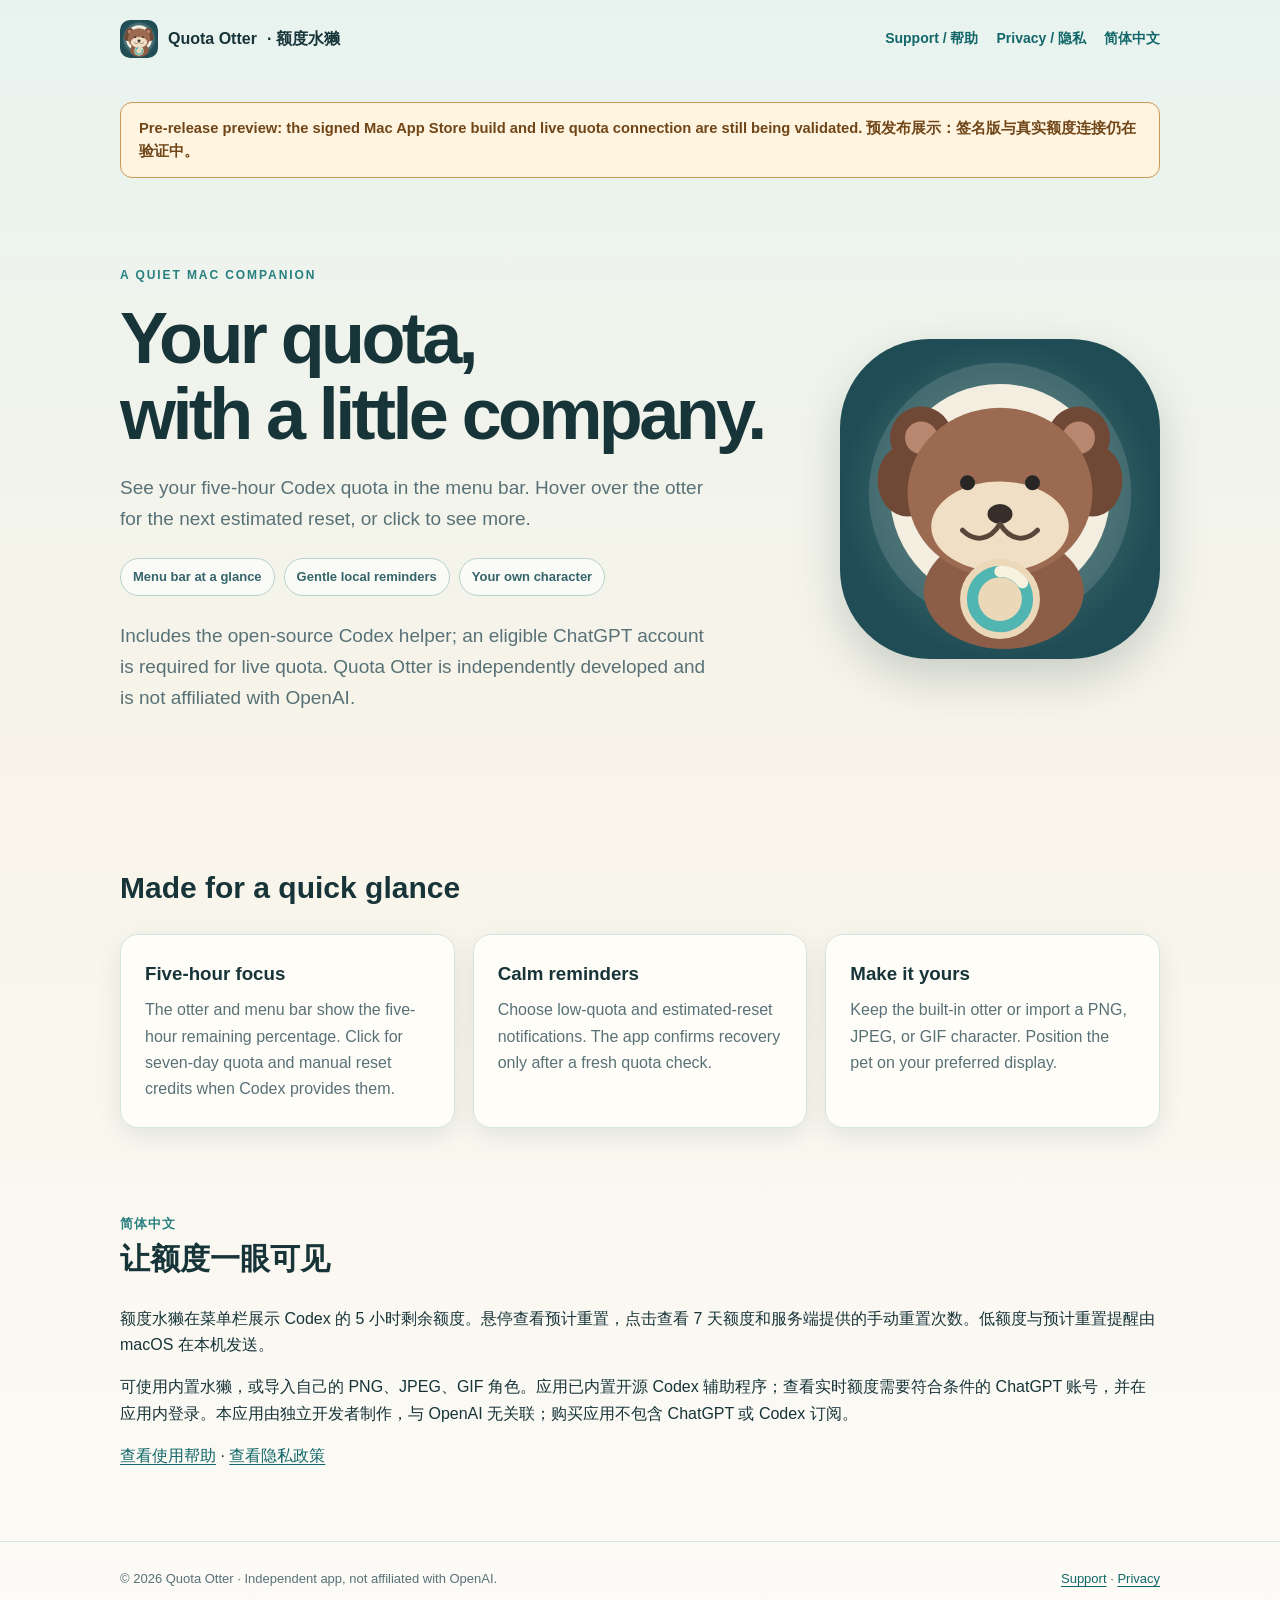
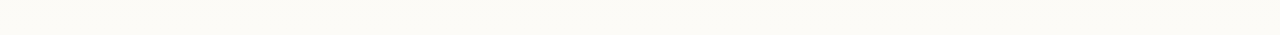
<file: index.html>
<!doctype html><html lang="en"><head><meta charset="utf-8"><meta name="viewport" content="width=device-width,initial-scale=1"><meta name="description" content="Quota Otter is an independent Mac desktop companion for Codex quota and reset estimates."><title>Quota Otter · Desktop quota companion</title><link rel="stylesheet" href="styles.css"></head><body>
<header class="site-header wrap"><a class="brand" href="index.html"><img src="assets/otter-icon.svg" alt="">Quota Otter <span lang="zh-Hans">· 额度水獭</span></a><nav><a href="support.html">Support / 帮助</a><a href="privacy.html">Privacy / 隐私</a><a href="#zh">简体中文</a></nav></header>
<div class="site-notice wrap">Pre-release preview: the signed Mac App Store build and live quota connection are still being validated. <span lang="zh-Hans">预发布展示：签名版与真实额度连接仍在验证中。</span></div>
<main><section class="hero wrap"><div><div class="eyebrow">A quiet Mac companion</div><h1>Your quota,<br>with a little company.</h1><p>See your five-hour Codex quota in the menu bar. Hover over the otter for the next estimated reset, or click to see more.</p><div class="pills"><span class="pill">Menu bar at a glance</span><span class="pill">Gentle local reminders</span><span class="pill">Your own character</span></div><p class="small">Includes the open-source Codex helper; an eligible ChatGPT account is required for live quota. Quota Otter is independently developed and is not affiliated with OpenAI.</p></div><img src="assets/otter-icon.svg" alt="Original Quota Otter app icon"></section>
<section class="section wrap"><h2>Made for a quick glance</h2><div class="grid"><article class="card"><h3>Five-hour focus</h3><p>The otter and menu bar show the five-hour remaining percentage. Click for seven-day quota and manual reset credits when Codex provides them.</p></article><article class="card"><h3>Calm reminders</h3><p>Choose low-quota and estimated-reset notifications. The app confirms recovery only after a fresh quota check.</p></article><article class="card"><h3>Make it yours</h3><p>Keep the built-in otter or import a PNG, JPEG, or GIF character. Position the pet on your preferred display.</p></article></div></section>
<section class="section wrap" id="zh" lang="zh-Hans"><div class="language-label">简体中文</div><h2>让额度一眼可见</h2><p>额度水獭在菜单栏展示 Codex 的 5 小时剩余额度。悬停查看预计重置，点击查看 7 天额度和服务端提供的手动重置次数。低额度与预计重置提醒由 macOS 在本机发送。</p><p>可使用内置水獭，或导入自己的 PNG、JPEG、GIF 角色。应用已内置开源 Codex 辅助程序；查看实时额度需要符合条件的 ChatGPT 账号，并在应用内登录。本应用由独立开发者制作，与 OpenAI 无关联；购买应用不包含 ChatGPT 或 Codex 订阅。</p><p><a href="support.html">查看使用帮助</a> · <a href="privacy.html">查看隐私政策</a></p></section>
</main><footer class="site-footer"><div class="wrap"><span>© 2026 Quota Otter · Independent app, not affiliated with OpenAI.</span><span><a href="support.html">Support</a> · <a href="privacy.html">Privacy</a></span></div></footer></body></html>
</file>
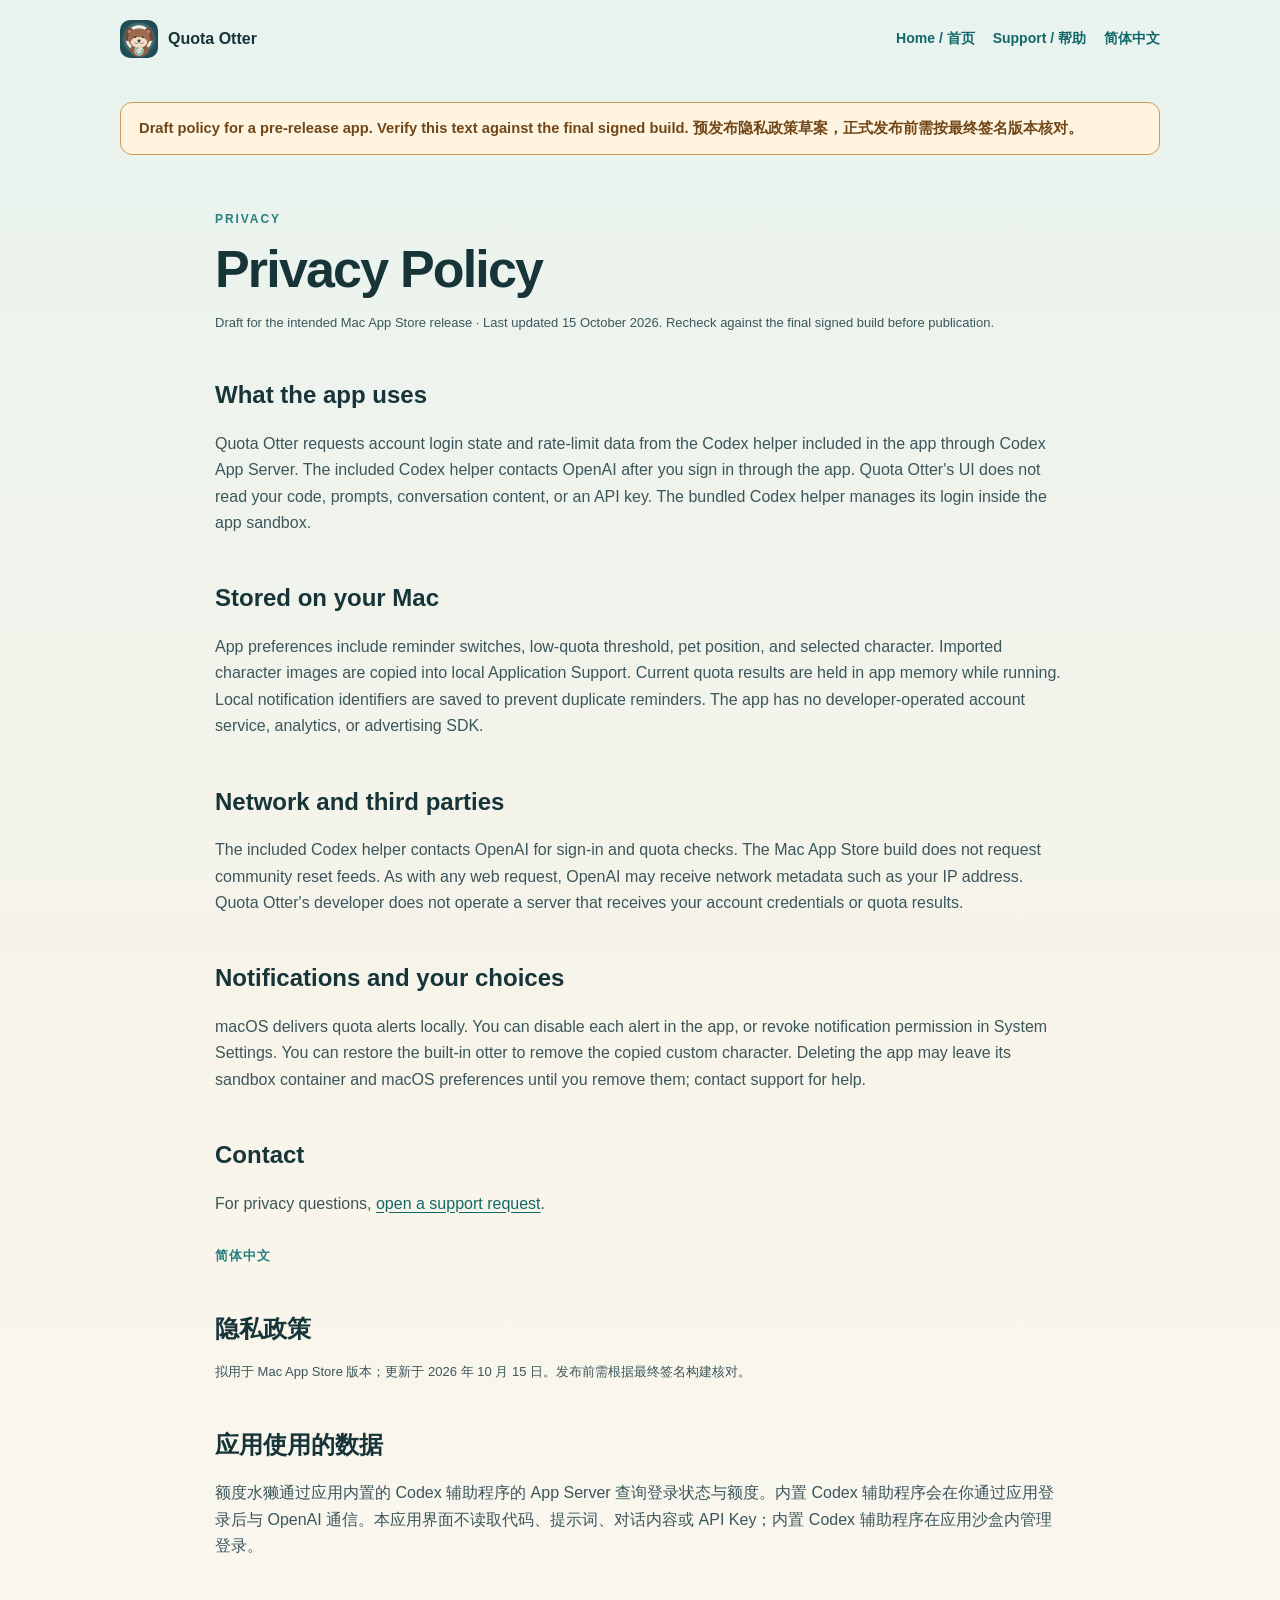
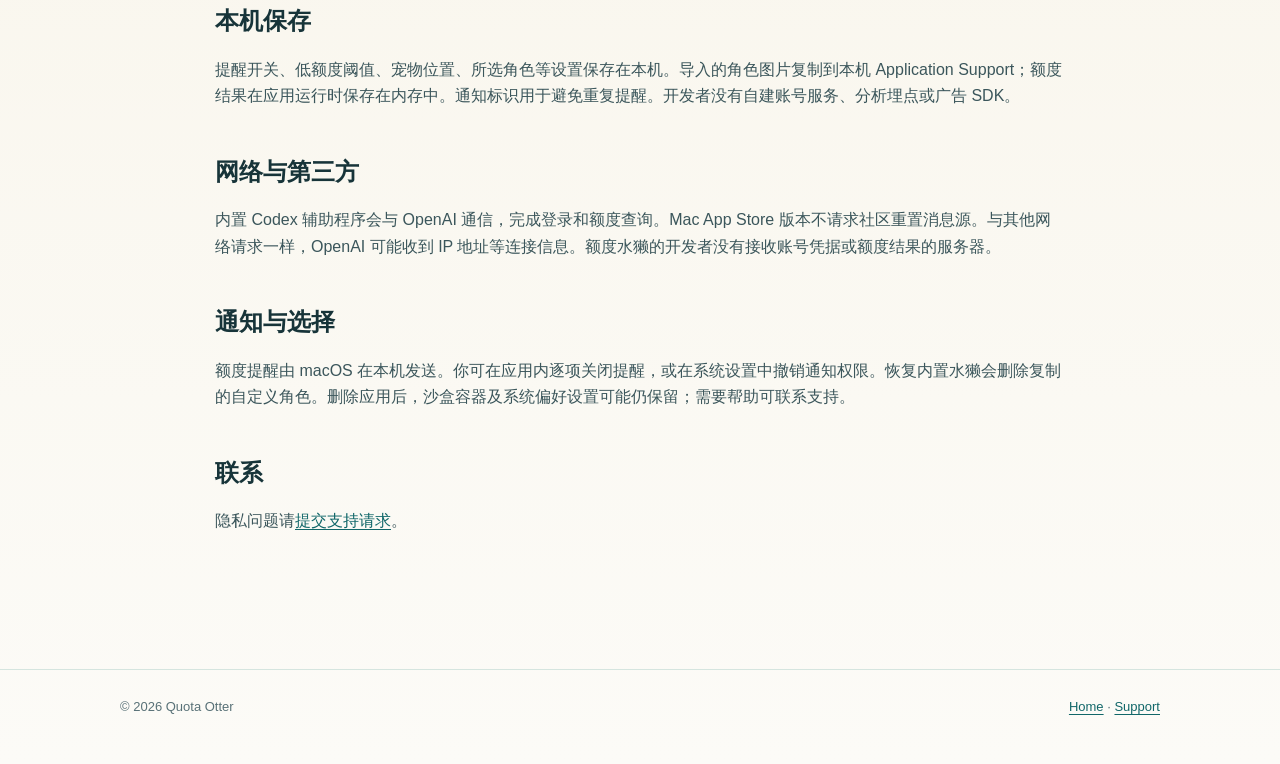
<file: privacy.html>
<!doctype html><html lang="en"><head><meta charset="utf-8"><meta name="viewport" content="width=device-width,initial-scale=1"><meta name="description" content="Quota Otter privacy policy in English and Simplified Chinese."><title>Privacy Policy · Quota Otter</title><link rel="stylesheet" href="styles.css"></head><body>
<header class="site-header wrap"><a class="brand" href="index.html"><img src="assets/otter-icon.svg" alt="">Quota Otter</a><nav><a href="index.html">Home / 首页</a><a href="support.html">Support / 帮助</a><a href="#zh">简体中文</a></nav></header>
<div class="site-notice wrap">Draft policy for a pre-release app. Verify this text against the final signed build. <span lang="zh-Hans">预发布隐私政策草案，正式发布前需按最终签名版本核对。</span></div>
<main class="page wrap"><div class="eyebrow">Privacy</div><h1>Privacy Policy</h1><p class="small">Draft for the intended Mac App Store release · Last updated 15 October 2026. Recheck against the final signed build before publication.</p>
<h2>What the app uses</h2><p>Quota Otter requests account login state and rate-limit data from the Codex helper included in the app through Codex App Server. The included Codex helper contacts OpenAI after you sign in through the app. Quota Otter's UI does not read your code, prompts, conversation content, or an API key. The bundled Codex helper manages its login inside the app sandbox.</p>
<h2>Stored on your Mac</h2><p>App preferences include reminder switches, low-quota threshold, pet position, and selected character. Imported character images are copied into local Application Support. Current quota results are held in app memory while running. Local notification identifiers are saved to prevent duplicate reminders. The app has no developer-operated account service, analytics, or advertising SDK.</p>
<h2>Network and third parties</h2><p>The included Codex helper contacts OpenAI for sign-in and quota checks. The Mac App Store build does not request community reset feeds. As with any web request, OpenAI may receive network metadata such as your IP address. Quota Otter's developer does not operate a server that receives your account credentials or quota results.</p>
<h2>Notifications and your choices</h2><p>macOS delivers quota alerts locally. You can disable each alert in the app, or revoke notification permission in System Settings. You can restore the built-in otter to remove the copied custom character. Deleting the app may leave its sandbox container and macOS preferences until you remove them; contact support for help.</p>
<h2>Contact</h2><p>For privacy questions, <a href="https://github.com/LLLLLLMr/quota-otter-support/issues">open a support request</a>.</p>
<div class="language-block" id="zh" lang="zh-Hans"><div class="language-label">简体中文</div><h2>隐私政策</h2><p class="small">拟用于 Mac App Store 版本；更新于 2026 年 10 月 15 日。发布前需根据最终签名构建核对。</p><h2>应用使用的数据</h2><p>额度水獭通过应用内置的 Codex 辅助程序的 App Server 查询登录状态与额度。内置 Codex 辅助程序会在你通过应用登录后与 OpenAI 通信。本应用界面不读取代码、提示词、对话内容或 API Key；内置 Codex 辅助程序在应用沙盒内管理登录。</p><h2>本机保存</h2><p>提醒开关、低额度阈值、宠物位置、所选角色等设置保存在本机。导入的角色图片复制到本机 Application Support；额度结果在应用运行时保存在内存中。通知标识用于避免重复提醒。开发者没有自建账号服务、分析埋点或广告 SDK。</p><h2>网络与第三方</h2><p>内置 Codex 辅助程序会与 OpenAI 通信，完成登录和额度查询。Mac App Store 版本不请求社区重置消息源。与其他网络请求一样，OpenAI 可能收到 IP 地址等连接信息。额度水獭的开发者没有接收账号凭据或额度结果的服务器。</p><h2>通知与选择</h2><p>额度提醒由 macOS 在本机发送。你可在应用内逐项关闭提醒，或在系统设置中撤销通知权限。恢复内置水獭会删除复制的自定义角色。删除应用后，沙盒容器及系统偏好设置可能仍保留；需要帮助可联系支持。</p><h2>联系</h2><p>隐私问题请<a href="https://github.com/LLLLLLMr/quota-otter-support/issues">提交支持请求</a>。</p></div>
</main><footer class="site-footer"><div class="wrap"><span>© 2026 Quota Otter</span><span><a href="index.html">Home</a> · <a href="support.html">Support</a></span></div></footer></body></html>
</file>
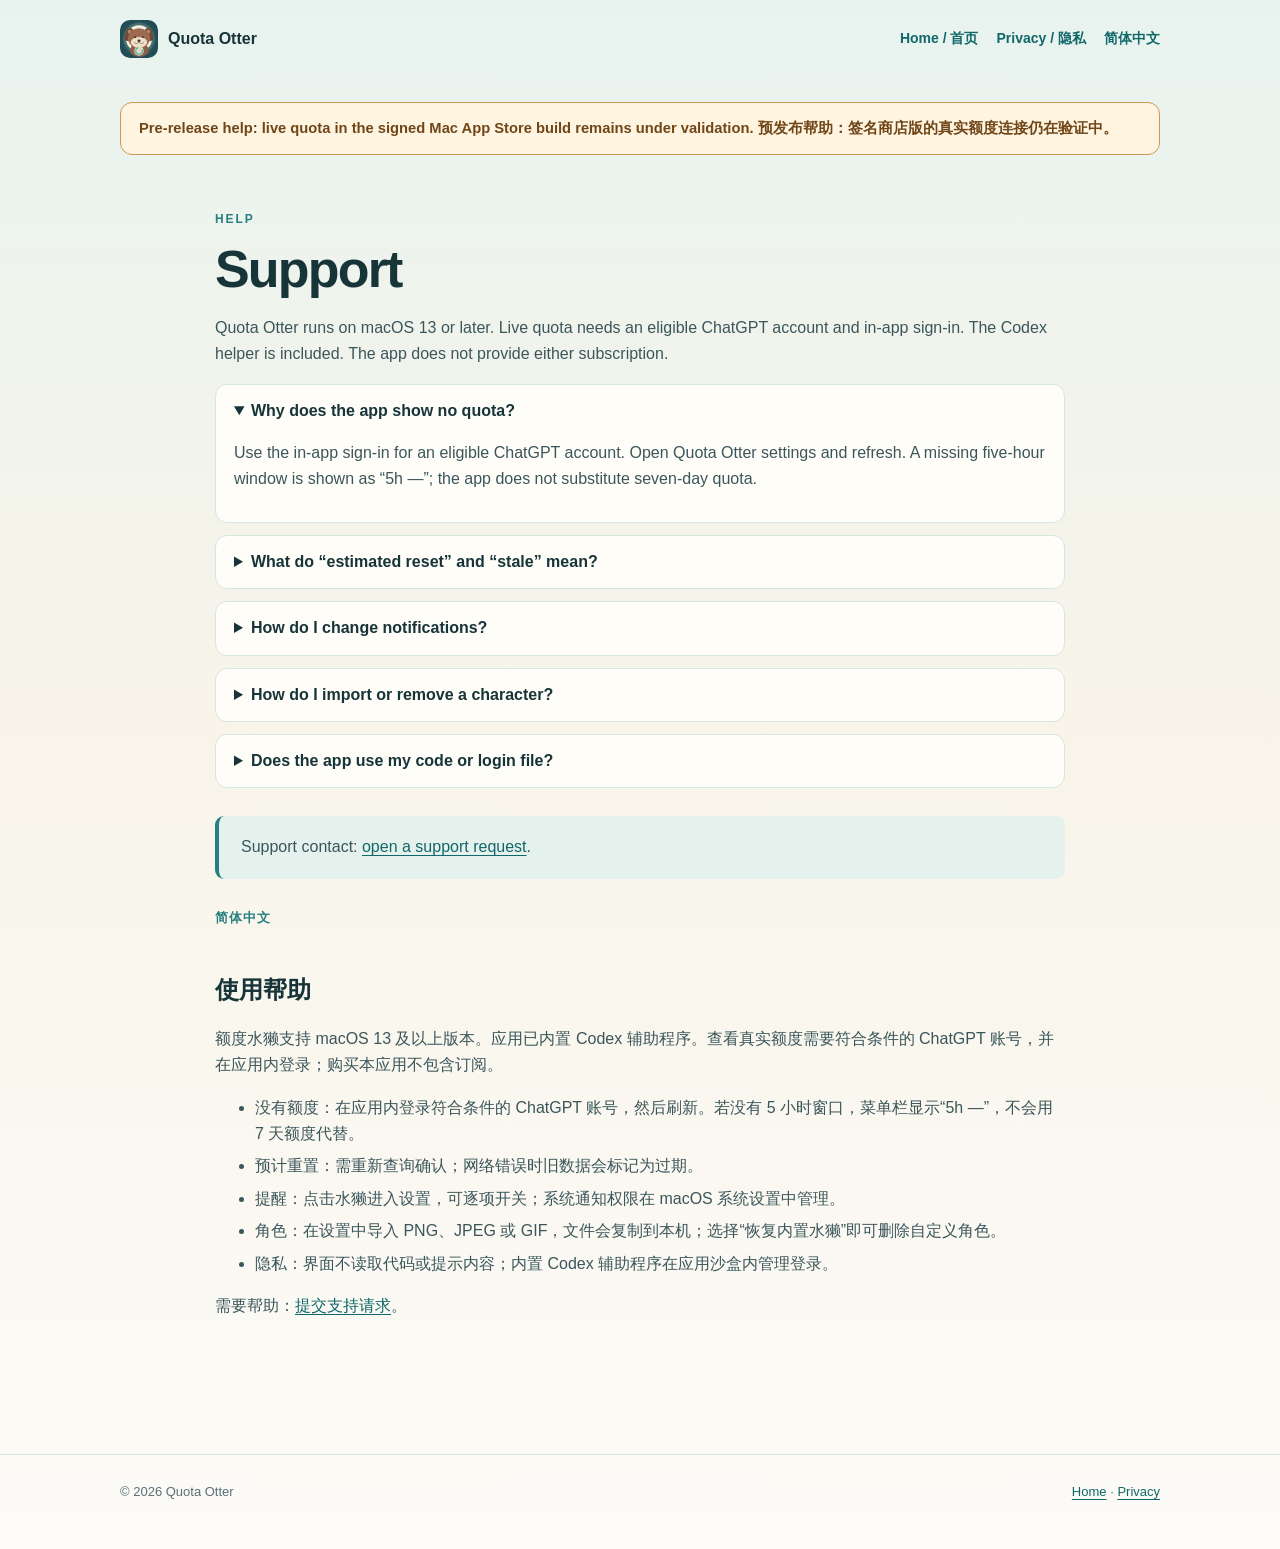
<file: support.html>
<!doctype html><html lang="en"><head><meta charset="utf-8"><meta name="viewport" content="width=device-width,initial-scale=1"><meta name="description" content="Help and troubleshooting for Quota Otter on macOS."><title>Support · Quota Otter</title><link rel="stylesheet" href="styles.css"></head><body>
<header class="site-header wrap"><a class="brand" href="index.html"><img src="assets/otter-icon.svg" alt="">Quota Otter</a><nav><a href="index.html">Home / 首页</a><a href="privacy.html">Privacy / 隐私</a><a href="#zh">简体中文</a></nav></header>
<div class="site-notice wrap">Pre-release help: live quota in the signed Mac App Store build remains under validation. <span lang="zh-Hans">预发布帮助：签名商店版的真实额度连接仍在验证中。</span></div>
<main class="page wrap"><div class="eyebrow">Help</div><h1>Support</h1><p>Quota Otter runs on macOS 13 or later. Live quota needs an eligible ChatGPT account and in-app sign-in. The Codex helper is included. The app does not provide either subscription.</p>
<details open><summary>Why does the app show no quota?</summary><p>Use the in-app sign-in for an eligible ChatGPT account. Open Quota Otter settings and refresh. A missing five-hour window is shown as “5h —”; the app does not substitute seven-day quota.</p></details>
<details><summary>What do “estimated reset” and “stale” mean?</summary><p>Reset times come from Codex and are estimates until a fresh query confirms updated usage. “Stale” means the last query failed; the prior result remains visible with a warning.</p></details>
<details><summary>How do I change notifications?</summary><p>Click the pet, open Settings, and change individual reminders. macOS notification permission can be changed in System Settings → Notifications. Example notices in review demo mode are explicitly labeled as demo data.</p></details>
<details><summary>How do I import or remove a character?</summary><p>In Settings choose Import character image. PNG, JPEG, and GIF files up to 10 MB are supported. The selected file is copied into local Application Support. Choose “Use built-in otter” to remove it and return to the default character.</p></details>
<details><summary>Does the app use my code or login file?</summary><p>Quota Otter's UI requests account and rate-limit status from Codex App Server. It does not read project files or prompt content. The bundled Codex helper manages its own login inside the app sandbox.</p></details>
<p class="note">Support contact: <a href="https://github.com/LLLLLLMr/quota-otter-support/issues">open a support request</a>.</p>
<div class="language-block" id="zh" lang="zh-Hans"><div class="language-label">简体中文</div><h2>使用帮助</h2><p>额度水獭支持 macOS 13 及以上版本。应用已内置 Codex 辅助程序。查看真实额度需要符合条件的 ChatGPT 账号，并在应用内登录；购买本应用不包含订阅。</p><ul><li>没有额度：在应用内登录符合条件的 ChatGPT 账号，然后刷新。若没有 5 小时窗口，菜单栏显示“5h —”，不会用 7 天额度代替。</li><li>预计重置：需重新查询确认；网络错误时旧数据会标记为过期。</li><li>提醒：点击水獭进入设置，可逐项开关；系统通知权限在 macOS 系统设置中管理。</li><li>角色：在设置中导入 PNG、JPEG 或 GIF，文件会复制到本机；选择“恢复内置水獭”即可删除自定义角色。</li><li>隐私：界面不读取代码或提示内容；内置 Codex 辅助程序在应用沙盒内管理登录。</li></ul><p>需要帮助：<a href="https://github.com/LLLLLLMr/quota-otter-support/issues">提交支持请求</a>。</p></div>
</main><footer class="site-footer"><div class="wrap"><span>© 2026 Quota Otter</span><span><a href="index.html">Home</a> · <a href="privacy.html">Privacy</a></span></div></footer></body></html>
</file>
<file: styles.css>
:root{color-scheme:light;--ink:#173439;--muted:#587177;--teal:#287f80;--cream:#f8f4e9;--line:#d5e5df;--card:#fffdf8}
*{box-sizing:border-box}html{scroll-behavior:smooth}body{margin:0;background:linear-gradient(180deg,#e8f3ef 0,#f8f4e9 46%,#fcfbf7 100%);color:var(--ink);font:16px/1.65 -apple-system,BlinkMacSystemFont,"Segoe UI",sans-serif}
a{color:#116769;text-underline-offset:3px}a:hover{color:#0a5052}.wrap{width:min(1040px,calc(100% - 40px));margin:auto}.site-header{display:flex;align-items:center;justify-content:space-between;gap:24px;padding:20px 0}.brand{display:flex;align-items:center;gap:10px;font-weight:800;text-decoration:none;color:var(--ink)}.brand img{width:38px;height:38px;border-radius:10px}.site-header nav{display:flex;flex-wrap:wrap;gap:18px;font-size:14px}.site-header nav a{text-decoration:none;font-weight:600}.hero{display:grid;grid-template-columns:1fr 320px;align-items:center;gap:50px;padding:88px 0 100px}.eyebrow{text-transform:uppercase;letter-spacing:.16em;color:var(--teal);font-weight:800;font-size:12px}.hero h1{font-size:clamp(42px,6vw,72px);line-height:1.05;letter-spacing:-.05em;margin:16px 0}.hero p{font-size:19px;max-width:590px;color:var(--muted)}.hero img{width:100%;border-radius:28%;box-shadow:0 20px 45px #123b3e32}.pills{display:flex;gap:9px;flex-wrap:wrap;margin:24px 0}.pill{padding:7px 12px;border:1px solid #b8d2cc;border-radius:99px;font-size:13px;font-weight:700;color:#35656a;background:#ffffff94}.note{padding:18px 22px;background:#e5f1ec;border-left:4px solid var(--teal);border-radius:9px;margin:28px 0}.grid{display:grid;grid-template-columns:repeat(3,minmax(0,1fr));gap:18px}.card{background:var(--card);border:1px solid var(--line);border-radius:18px;padding:24px;box-shadow:0 8px 24px #426b6220}.card h3{margin:0 0 7px}.card p{margin:0;color:var(--muted)}main.page{padding:55px 0 90px;max-width:850px}.page h1{font-size:clamp(34px,5vw,52px);line-height:1.14;letter-spacing:-.035em;margin:10px 0}.page h2{font-size:24px;margin:42px 0 12px}.page p,.page li{color:#3b565b}.page li{margin:6px 0}.section{padding:30px 0 55px}.section h2{font-size:30px;margin:0 0 22px}.language-block{margin:28px 0 45px}.language-label{font-size:13px;color:var(--teal);letter-spacing:.08em;text-transform:uppercase;font-weight:800}.site-footer{border-top:1px solid var(--line);padding:26px 0 46px;color:var(--muted);font-size:13px}.site-footer .wrap{display:flex;justify-content:space-between;gap:15px;flex-wrap:wrap}code{background:#e6efeb;padding:2px 5px;border-radius:4px}details{background:#fffdf8;border:1px solid var(--line);border-radius:12px;margin:12px 0;padding:13px 18px}summary{cursor:pointer;font-weight:700}.small{font-size:13px;color:var(--muted)}
@media(max-width:760px){.hero{grid-template-columns:1fr;padding:45px 0 60px}.hero img{width:180px;grid-row:1}.grid{grid-template-columns:1fr}.site-header{align-items:flex-start;flex-direction:column;gap:8px}}
.site-notice{margin-top:24px;padding:14px 18px;border:1px solid #c99a56;border-radius:12px;background:#fff4df;color:#704619;font-size:.92rem;font-weight:600;line-height:1.55}
</file>
